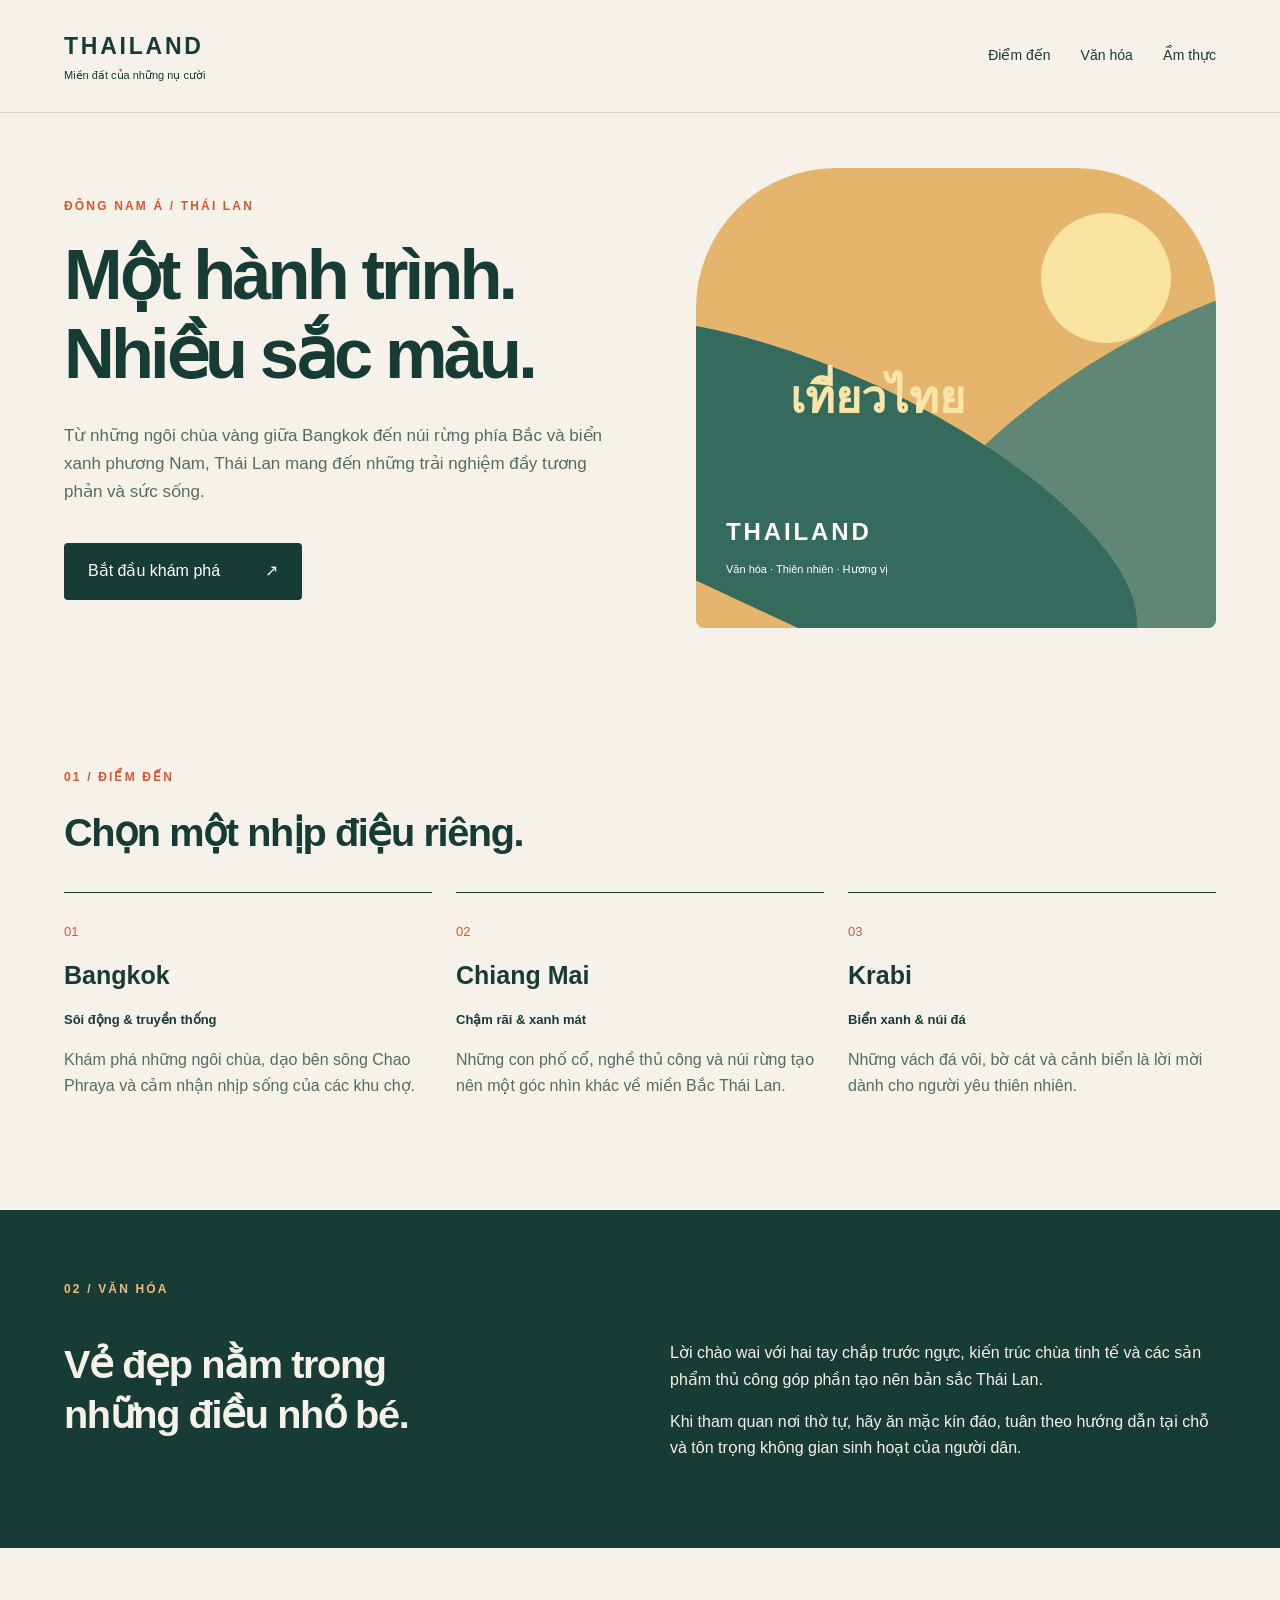
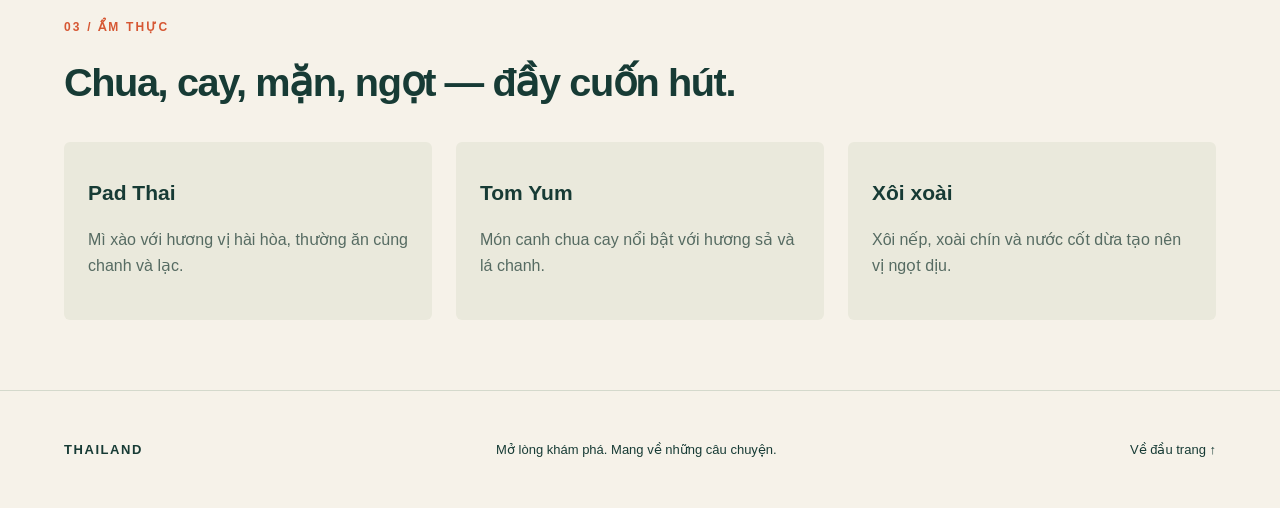
<file: index.html>
<!doctype html>
<html lang="vi">
<head>
<meta charset="utf-8">
<meta name="viewport" content="width=device-width, initial-scale=1">
<meta name="description" content="Khám phá Thái Lan qua văn hóa, điểm đến và ẩm thực.">
<title>Thái Lan — Một hành trình, nhiều sắc màu</title>
<link rel="stylesheet" href="css/style.css">
</head>
<body>
<header class="header"><a class="brand" href="#">THAILAND<span>Miền đất của những nụ cười</span></a><nav aria-label="Điều hướng chính"><a href="#diem-den">Điểm đến</a><a href="#van-hoa">Văn hóa</a><a href="#am-thuc">Ẩm thực</a></nav></header>
<main>
<section class="hero"><div><p class="eyebrow">ĐÔNG NAM Á / THÁI LAN</p><h1>Một hành trình.<br>Nhiều sắc màu.</h1><p class="intro">Từ những ngôi chùa vàng giữa Bangkok đến núi rừng phía Bắc và biển xanh phương Nam, Thái Lan mang đến những trải nghiệm đầy tương phản và sức sống.</p><a class="button" href="#diem-den">Bắt đầu khám phá <span aria-hidden="true">↗</span></a></div><div class="art" role="img" aria-label="Minh họa mặt trời, ngôi chùa và những dãy núi Thái Lan"><div class="sun"></div><div class="mountain back"></div><div class="mountain"></div><div class="temple">เที่ยวไทย</div><p>THAILAND<br><small>Văn hóa · Thiên nhiên · Hương vị</small></p></div></section>
<section id="diem-den"><div class="section-heading"><p class="eyebrow">01 / ĐIỂM ĐẾN</p><h2>Chọn một nhịp điệu riêng.</h2></div><div class="cards"><article><span class="number">01</span><h3>Bangkok</h3><p class="tag">Sôi động &amp; truyền thống</p><p>Khám phá những ngôi chùa, dạo bên sông Chao Phraya và cảm nhận nhịp sống của các khu chợ.</p></article><article><span class="number">02</span><h3>Chiang Mai</h3><p class="tag">Chậm rãi &amp; xanh mát</p><p>Những con phố cổ, nghề thủ công và núi rừng tạo nên một góc nhìn khác về miền Bắc Thái Lan.</p></article><article><span class="number">03</span><h3>Krabi</h3><p class="tag">Biển xanh &amp; núi đá</p><p>Những vách đá vôi, bờ cát và cảnh biển là lời mời dành cho người yêu thiên nhiên.</p></article></div></section>
<section id="van-hoa" class="culture"><p class="eyebrow">02 / VĂN HÓA</p><h2>Vẻ đẹp nằm trong<br>những điều nhỏ bé.</h2><div><p>Lời chào wai với hai tay chắp trước ngực, kiến trúc chùa tinh tế và các sản phẩm thủ công góp phần tạo nên bản sắc Thái Lan.</p><p>Khi tham quan nơi thờ tự, hãy ăn mặc kín đáo, tuân theo hướng dẫn tại chỗ và tôn trọng không gian sinh hoạt của người dân.</p></div></section>
<section id="am-thuc"><div class="section-heading"><p class="eyebrow">03 / ẨM THỰC</p><h2>Chua, cay, mặn, ngọt — đầy cuốn hút.</h2></div><div class="food"><article><h3>Pad Thai</h3><p>Mì xào với hương vị hài hòa, thường ăn cùng chanh và lạc.</p></article><article><h3>Tom Yum</h3><p>Món canh chua cay nổi bật với hương sả và lá chanh.</p></article><article><h3>Xôi xoài</h3><p>Xôi nếp, xoài chín và nước cốt dừa tạo nên vị ngọt dịu.</p></article></div></section>
</main><footer><strong>THAILAND</strong><p>Mở lòng khám phá. Mang về những câu chuyện.</p><a href="#">Về đầu trang ↑</a></footer>
</body></html>
</file>
<file: css/style.css>
:root{--paper:#f6f2e9;--ink:#173b35;--muted:#566b62;--accent:#d65733;--line:#d4d9cc;--space:clamp(24px,5vw,80px);--font:Segoe UI,Arial,sans-serif}*{box-sizing:border-box}html{scroll-behavior:smooth;scroll-padding-top:25px}body{margin:0;background:var(--paper);color:var(--ink);font-family:var(--font);line-height:1.65}a{color:inherit;text-decoration:none}a:focus-visible{outline:3px solid var(--accent);outline-offset:6px}.header,main,footer{max-width:1440px;margin:auto}.header{padding:28px var(--space);display:flex;justify-content:space-between;gap:24px;align-items:center;border-bottom:1px solid var(--line)}.brand{font-weight:800;letter-spacing:.12em;font-size:23px}.brand span{display:block;font-weight:400;letter-spacing:0;font-size:11px}nav{display:flex;gap:30px;font-size:14px}nav a:hover,footer a:hover{color:var(--accent)}section{padding:70px var(--space)}.hero{display:grid;grid-template-columns:1.1fr 1fr;gap:60px;align-items:center;padding-top:55px}.eyebrow{font-size:12px;letter-spacing:.18em;font-weight:700;color:var(--accent);margin:0 0 20px}h1{font-size:clamp(42px,5.5vw,80px);line-height:1.12;letter-spacing:-.055em;margin:0 0 28px}h2{font-size:clamp(28px,3.1vw,44px);line-height:1.25;letter-spacing:-.035em;margin:0}h3{font-size:25px;margin:10px 0}.intro{max-width:540px;color:var(--muted);font-size:17px}.button{display:inline-flex;background:var(--ink);color:white;padding:15px 24px;border-radius:4px;gap:45px;margin-top:20px}.button:hover{background:var(--accent)}.art{position:relative;min-height:460px;overflow:hidden;border-radius:140px 140px 8px 8px;background:#e5b46d}.sun{position:absolute;top:45px;right:45px;width:130px;height:130px;border-radius:50%;background:#fae4a1}.mountain{position:absolute;bottom:0;left:-40%;width:130%;height:55%;background:#346b5c;transform:rotate(25deg);border-radius:50% 50% 0 0}.mountain.back{left:30%;height:65%;background:#608775;transform:rotate(-30deg)}.temple{position:absolute;left:18%;top:42%;color:#fbe4aa;font-size:45px;font-weight:700}.art>p{position:absolute;bottom:22px;left:30px;color:#fff;font-size:24px;font-weight:700;letter-spacing:.12em;line-height:1.4}.art small{font-size:11px;font-weight:400;letter-spacing:0}.section-heading{margin-bottom:35px}.cards,.food{display:grid;grid-template-columns:repeat(3,1fr);gap:24px}.cards article{border-top:1px solid var(--ink);padding:25px 0}.number{color:var(--accent);font-size:13px}.tag{font-size:13px;font-weight:600}.cards article>p:last-child,.food p{color:var(--muted)}.culture{background:var(--ink);color:var(--paper);display:grid;grid-template-columns:1fr 1fr;gap:20px 60px}.culture .eyebrow{grid-column:1/-1;color:#f3ba78}.culture p{margin-top:0}.food article{padding:24px;background:#eae9dc;border-radius:6px}.food h3{font-size:21px}footer{padding:35px var(--space);border-top:1px solid var(--line);display:flex;align-items:center;justify-content:space-between;gap:20px;font-size:13px}footer strong{letter-spacing:.12em}@media(max-width:700px){.header{align-items:flex-start;flex-direction:column}nav{gap:23px}.hero{grid-template-columns:1fr;gap:35px}.art{min-height:350px}.cards,.food,.culture{grid-template-columns:1fr}.culture .eyebrow{grid-column:auto}section{padding-top:45px;padding-bottom:45px}footer{align-items:flex-start;flex-direction:column;gap:8px}footer p{margin:0}}@media(prefers-reduced-motion:reduce){html{scroll-behavior:auto}}

/* Heartbeat 2026-10-30 step 2 */
nav a:hover { background: var(--ink); color: var(--paper); }

/* Heartbeat 2026-10-30 step 3 */
nav a:focus-visible { outline: 3px solid var(--accent); outline-offset: 4px; }

/* Heartbeat 2026-10-30 step 4 */
@media (max-width: 700px) { nav { flex-wrap: wrap; gap: 10px; width: 100%; } nav a { flex: 1 1 auto; justify-content: center; text-align: center; } }
</file>
